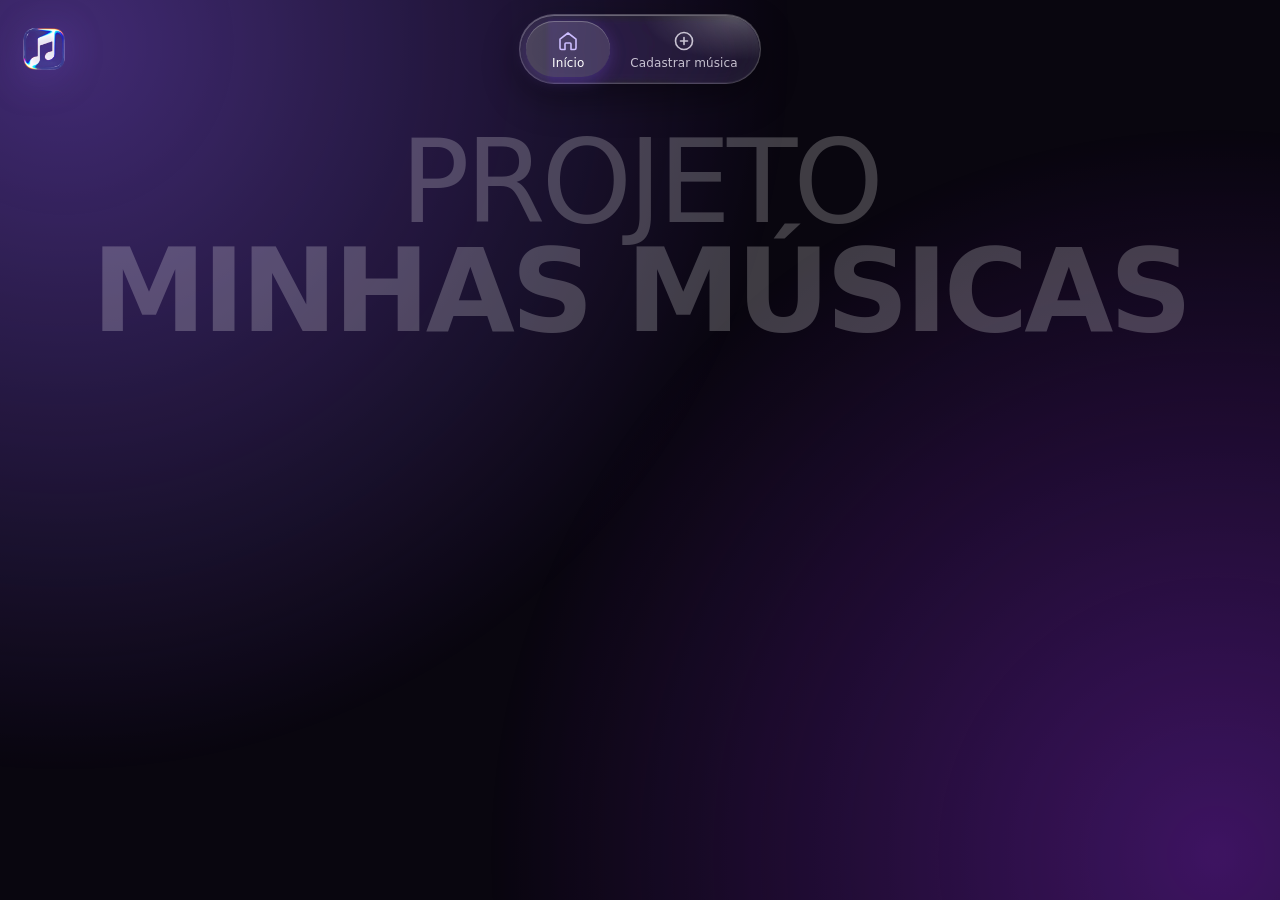
<file: index.html>
<!DOCTYPE html>
<html lang="pt-BR">
<head>
    <meta charset="UTF-8">
    <meta name="viewport" content="width=device-width, initial-scale=1, viewport-fit=cover">
    <meta name="theme-color" content="#09060f">
    <title>Minhas Músicas</title>
    <meta name="description" content="Minhas Músicas: lista de músicas com capa e trecho de 30 segundos, no visual Liquid Glass do iPhone.">
    <link rel="icon" href="itunes.jpeg" type="image/jpeg">
    <link rel="apple-touch-icon" href="icone-192.png">
    <link rel="manifest" href="manifest.json">
    <meta name="mobile-web-app-capable" content="yes">
    <meta name="apple-mobile-web-app-capable" content="yes">
    <meta name="apple-mobile-web-app-status-bar-style" content="black-translucent">
    <meta name="apple-mobile-web-app-title" content="Minhas Músicas">
    <link rel="stylesheet" href="index.css">
</head>
<body>
    <!-- Filtro da água do Liquid Glass (iOS 26): o CSS usa ele no vidro -->
    <svg class="filtros" aria-hidden="true" focusable="false">
        <filter id="agua" color-interpolation-filters="sRGB">
            <feTurbulence type="fractalNoise" baseFrequency="0.009 0.014" numOctaves="2" seed="11" result="ruido" />
            <feGaussianBlur in="ruido" stdDeviation="1.5" result="ondas" />
            <feDisplacementMap in="SourceGraphic" in2="ondas" scale="42" xChannelSelector="R" yChannelSelector="B" />
        </filter>

        <!-- Lente da abertura: a logo começa entortada e com as cores separadas, e vai ficando nítida -->
        <filter id="lente" x="-20%" y="-20%" width="140%" height="140%" color-interpolation-filters="sRGB">
            <feTurbulence type="fractalNoise" baseFrequency="0.018" numOctaves="2" seed="4" result="ruido" />
            <feDisplacementMap in="SourceGraphic" in2="ruido" scale="0" xChannelSelector="R" yChannelSelector="G" result="torto">
                <animate attributeName="scale" values="110;35;0" keyTimes="0;0.55;1" dur="1.2s" begin="0.6s" fill="freeze" />
            </feDisplacementMap>
            <feColorMatrix in="torto" type="matrix" values="1 0 0 0 0  0 0 0 0 0  0 0 0 0 0  0 0 0 1 0" result="vermelho" />
            <feOffset in="vermelho" dx="0" result="vermelhoDesloc">
                <animate attributeName="dx" values="-14;-5;0" keyTimes="0;0.6;1" dur="1.4s" begin="0.6s" fill="freeze" />
            </feOffset>
            <feColorMatrix in="torto" type="matrix" values="0 0 0 0 0  0 1 0 0 0  0 0 0 0 0  0 0 0 1 0" result="verde" />
            <feColorMatrix in="torto" type="matrix" values="0 0 0 0 0  0 0 0 0 0  0 0 1 0 0  0 0 0 1 0" result="azul" />
            <feOffset in="azul" dx="0" result="azulDesloc">
                <animate attributeName="dx" values="14;5;0" keyTimes="0;0.6;1" dur="1.4s" begin="0.6s" fill="freeze" />
            </feOffset>
            <feBlend in="vermelhoDesloc" in2="verde" mode="screen" result="vermelhoVerde" />
            <feBlend in="vermelhoVerde" in2="azulDesloc" mode="screen" />
        </filter>
    </svg>

    <!-- Abertura: a logo surge numa bolha de vidro e voa para o canto -->
    <div class="abertura" aria-hidden="true">
        <div class="abertura-bolha"></div>
        <div class="abertura-logo">
            <img src="logo.png" alt="" width="200" height="200">
        </div>
    </div>

    <!-- Fundo animado: 2 manchas roxas desfocadas se mexendo -->
    <div class="fundo" aria-hidden="true"></div>

    <header>
        <a class="logo" href="index.html" aria-label="Minhas Músicas: início"><img src="logo.png" alt="" width="64" height="64"></a>

        <nav class="barra" aria-label="Navegação">
            <a class="ativo" href="index.html" aria-current="page">
                <svg viewBox="0 0 24 24" aria-hidden="true"><path d="M4 10.2 12 4l8 6.2V19a1.5 1.5 0 0 1-1.5 1.5H15v-5.5a1 1 0 0 0-1-1h-4a1 1 0 0 0-1 1v5.5H5.5A1.5 1.5 0 0 1 4 19z" /></svg>
                <span>Início</span>
            </a>
            <a href="cadastrar.html">
                <svg viewBox="0 0 24 24" aria-hidden="true"><circle cx="12" cy="12" r="8.5" /><path d="M12 8.5v7M8.5 12h7" /></svg>
                <span>Cadastrar música</span>
            </a>
        </nav>

        <div class="marca">
            <div class="marca-texto">
                <p>Projeto</p>
                <h1>Minhas Músicas</h1>
            </div>
        </div>
    </header>

    <main>
        <section id="listaMusicas" aria-label="Lista de músicas"></section>
    </main>

    <script src="index.js"></script>
</body>
</html>
</file>
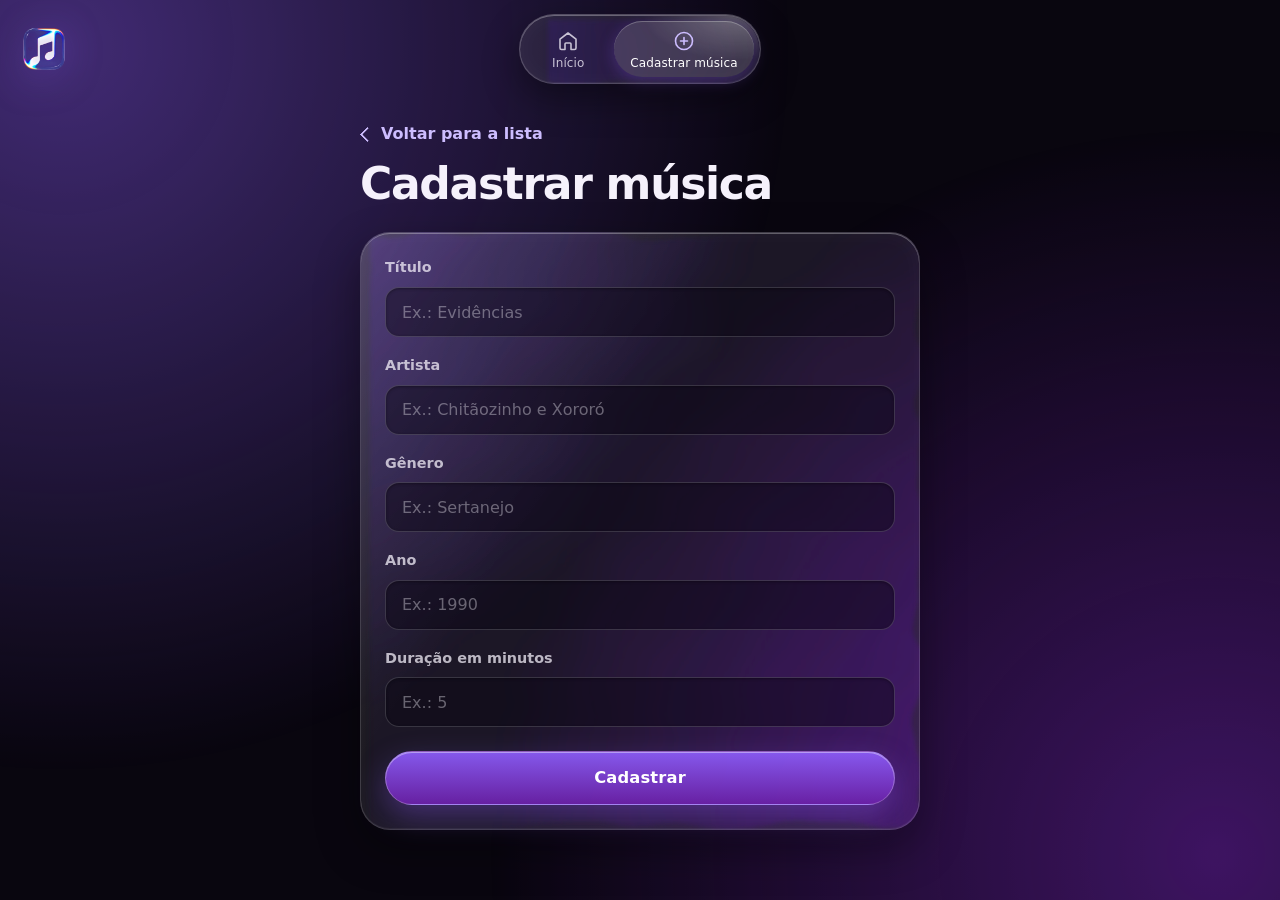
<file: cadastrar.html>
<!DOCTYPE html>
<html lang="pt-BR">
<head>
    <meta charset="UTF-8">
    <meta name="viewport" content="width=device-width, initial-scale=1, viewport-fit=cover">
    <meta name="theme-color" content="#09060f">
    <title>Cadastrar música · Minhas Músicas</title>
    <meta name="description" content="Cadastre uma música no Minhas Músicas.">
    <link rel="icon" href="itunes.jpeg" type="image/jpeg">
    <link rel="apple-touch-icon" href="icone-192.png">
    <link rel="manifest" href="manifest.json">
    <meta name="mobile-web-app-capable" content="yes">
    <meta name="apple-mobile-web-app-capable" content="yes">
    <meta name="apple-mobile-web-app-status-bar-style" content="black-translucent">
    <meta name="apple-mobile-web-app-title" content="Minhas Músicas">
    <link rel="stylesheet" href="cadastrar.css">
</head>
<body>
    <!-- Filtro da água do Liquid Glass (iOS 26): o CSS usa ele no vidro -->
    <svg class="filtros" aria-hidden="true" focusable="false">
        <filter id="agua" color-interpolation-filters="sRGB">
            <feTurbulence type="fractalNoise" baseFrequency="0.009 0.014" numOctaves="2" seed="11" result="ruido" />
            <feGaussianBlur in="ruido" stdDeviation="1.5" result="ondas" />
            <feDisplacementMap in="SourceGraphic" in2="ondas" scale="42" xChannelSelector="R" yChannelSelector="B" />
        </filter>
    </svg>

    <!-- Fundo animado: 2 manchas roxas desfocadas se mexendo -->
    <div class="fundo" aria-hidden="true"></div>

    <header>
        <a class="logo" href="index.html" aria-label="Minhas Músicas: início"><img src="logo.png" alt="" width="64" height="64"></a>

        <nav class="barra" aria-label="Navegação">
            <a href="index.html">
                <svg viewBox="0 0 24 24" aria-hidden="true"><path d="M4 10.2 12 4l8 6.2V19a1.5 1.5 0 0 1-1.5 1.5H15v-5.5a1 1 0 0 0-1-1h-4a1 1 0 0 0-1 1v5.5H5.5A1.5 1.5 0 0 1 4 19z" /></svg>
                <span>Início</span>
            </a>
            <a class="ativo" href="cadastrar.html" aria-current="page">
                <svg viewBox="0 0 24 24" aria-hidden="true"><circle cx="12" cy="12" r="8.5" /><path d="M12 8.5v7M8.5 12h7" /></svg>
                <span>Cadastrar música</span>
            </a>
        </nav>
    </header>

    <main>
        <a class="voltar" href="index.html">Voltar para a lista</a>
        <h1>Cadastrar música</h1>

        <section class="painel" aria-label="Dados da música">
            <div class="campo">
                <label for="titulo">Título</label>
                <input type="text" id="titulo" placeholder="Ex.: Evidências" autocomplete="off">
            </div>
            <div class="campo">
                <label for="artista">Artista</label>
                <input type="text" id="artista" placeholder="Ex.: Chitãozinho e Xororó" autocomplete="off">
            </div>
            <div class="campo">
                <label for="genero">Gênero</label>
                <input type="text" id="genero" placeholder="Ex.: Sertanejo" autocomplete="off">
            </div>
            <div class="campo">
                <label for="ano">Ano</label>
                <input type="number" id="ano" placeholder="Ex.: 1990">
            </div>
            <div class="campo">
                <label for="duracao">Duração em minutos</label>
                <input type="number" id="duracao" placeholder="Ex.: 5">
            </div>
            <button id="botaoCadastrar" type="button">Cadastrar</button>
        </section>
    </main>

    <script src="cadastrar.js"></script>
</body>
</html>
</file>
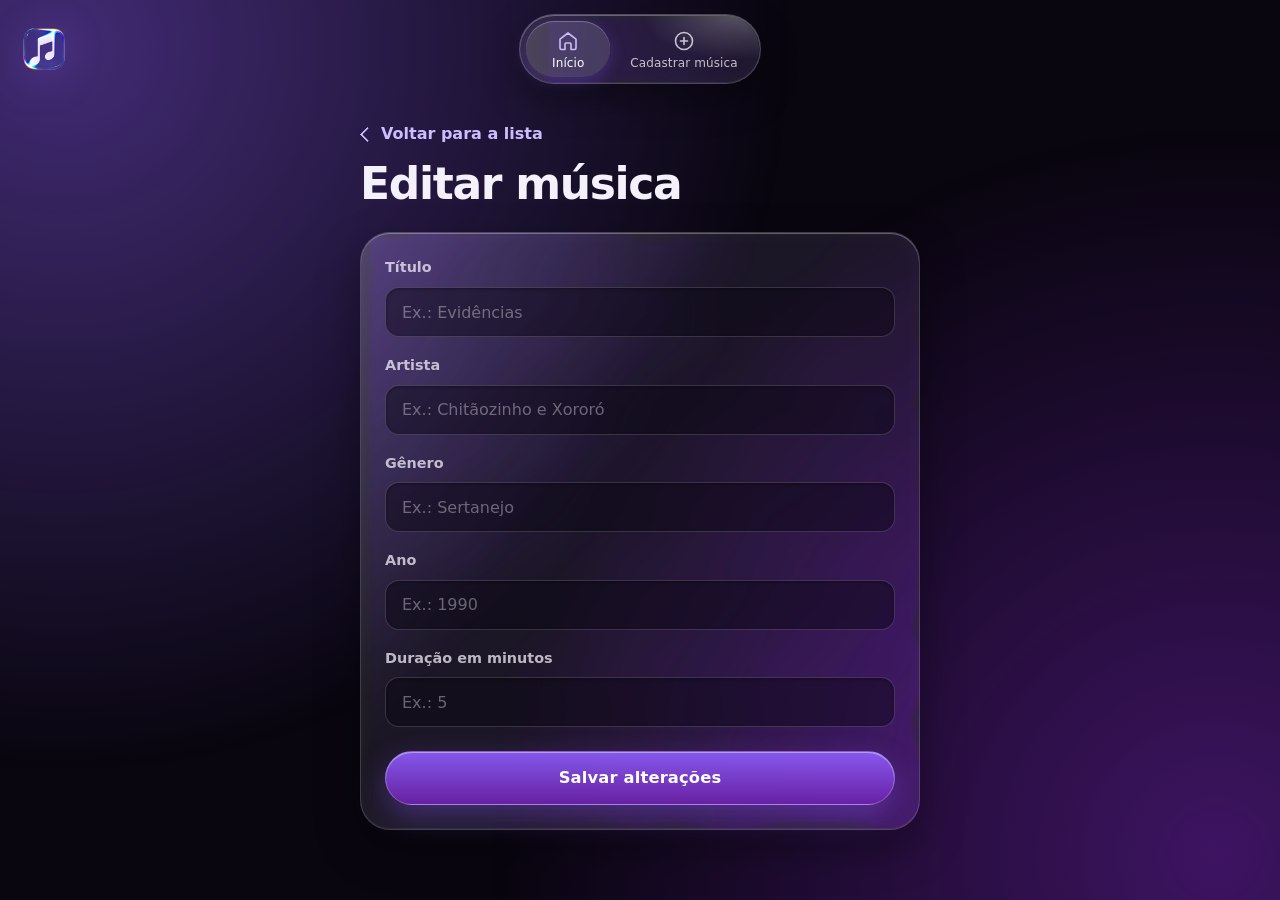
<file: editar.html>
<!DOCTYPE html>
<html lang="pt-BR">
<head>
    <meta charset="UTF-8">
    <meta name="viewport" content="width=device-width, initial-scale=1, viewport-fit=cover">
    <meta name="theme-color" content="#09060f">
    <title>Editar música · Minhas Músicas</title>
    <meta name="description" content="Edite uma música do Minhas Músicas.">
    <link rel="icon" href="itunes.jpeg" type="image/jpeg">
    <link rel="apple-touch-icon" href="icone-192.png">
    <link rel="manifest" href="manifest.json">
    <meta name="mobile-web-app-capable" content="yes">
    <meta name="apple-mobile-web-app-capable" content="yes">
    <meta name="apple-mobile-web-app-status-bar-style" content="black-translucent">
    <meta name="apple-mobile-web-app-title" content="Minhas Músicas">
    <link rel="stylesheet" href="editar.css">
</head>
<body>
    <!-- Filtro da água do Liquid Glass (iOS 26): o CSS usa ele no vidro -->
    <svg class="filtros" aria-hidden="true" focusable="false">
        <filter id="agua" color-interpolation-filters="sRGB">
            <feTurbulence type="fractalNoise" baseFrequency="0.009 0.014" numOctaves="2" seed="11" result="ruido" />
            <feGaussianBlur in="ruido" stdDeviation="1.5" result="ondas" />
            <feDisplacementMap in="SourceGraphic" in2="ondas" scale="42" xChannelSelector="R" yChannelSelector="B" />
        </filter>
    </svg>

    <!-- Fundo animado: 2 manchas roxas desfocadas se mexendo -->
    <div class="fundo" aria-hidden="true"></div>

    <header>
        <a class="logo" href="index.html" aria-label="Minhas Músicas: início"><img src="logo.png" alt="" width="64" height="64"></a>

        <nav class="barra" aria-label="Navegação">
            <a class="ativo" href="index.html">
                <svg viewBox="0 0 24 24" aria-hidden="true"><path d="M4 10.2 12 4l8 6.2V19a1.5 1.5 0 0 1-1.5 1.5H15v-5.5a1 1 0 0 0-1-1h-4a1 1 0 0 0-1 1v5.5H5.5A1.5 1.5 0 0 1 4 19z" /></svg>
                <span>Início</span>
            </a>
            <a href="cadastrar.html">
                <svg viewBox="0 0 24 24" aria-hidden="true"><circle cx="12" cy="12" r="8.5" /><path d="M12 8.5v7M8.5 12h7" /></svg>
                <span>Cadastrar música</span>
            </a>
        </nav>
    </header>

    <main>
        <a class="voltar" href="index.html">Voltar para a lista</a>
        <h1>Editar música</h1>

        <section class="painel" aria-label="Dados da música">
            <div class="campo">
                <label for="titulo">Título</label>
                <input type="text" id="titulo" placeholder="Ex.: Evidências" autocomplete="off">
            </div>
            <div class="campo">
                <label for="artista">Artista</label>
                <input type="text" id="artista" placeholder="Ex.: Chitãozinho e Xororó" autocomplete="off">
            </div>
            <div class="campo">
                <label for="genero">Gênero</label>
                <input type="text" id="genero" placeholder="Ex.: Sertanejo" autocomplete="off">
            </div>
            <div class="campo">
                <label for="ano">Ano</label>
                <input type="number" id="ano" placeholder="Ex.: 1990">
            </div>
            <div class="campo">
                <label for="duracao">Duração em minutos</label>
                <input type="number" id="duracao" placeholder="Ex.: 5">
            </div>
            <button id="botaoSalvar" type="button">Salvar alterações</button>
        </section>
    </main>

    <script src="editar.js"></script>
</body>
</html>
</file>
<file: index.css>
/* ==========================================================
   Minhas Músicas · index.css (página da lista)
   Visual: Liquid Glass do iOS 26 sobre fundo preto arroxeado.
   O efeito d'água usa o filtro SVG #agua, que está no HTML.
   ========================================================== */

/* ---------- Cores, fontes e medidas ---------- */
:root {
    color-scheme: dark;
    --fundo: #09060f;                       /* preto arroxeado */
    --texto: #f5f1fb;
    --texto-2: rgba(245, 241, 251, 0.74);   /* artista */
    --texto-3: rgba(245, 241, 251, 0.56);   /* detalhes */
    --lilas: #cdbdff;                       /* item ativo da barra */
    --roxo: 139, 92, 246;                   /* mancha 1 da animação aprovada */
    --roxo-escuro: 107, 33, 168;            /* mancha 2 da animação aprovada */
    --vermelho: 255, 107, 107;
    --vidro: rgba(255, 255, 255, 0.075);
    --vidro-borda: rgba(255, 255, 255, 0.16);
    --brilho: inset 0 1px 0 rgba(255, 255, 255, 0.3),
              inset 0 -1px 0 rgba(255, 255, 255, 0.06),
              inset 0 0 24px rgba(255, 255, 255, 0.035);
    --sombra: 0 18px 44px rgba(0, 0, 0, 0.38);
    --mola: cubic-bezier(0.2, 0.8, 0.2, 1);
    --fonte: -apple-system, BlinkMacSystemFont, "SF Pro Display", "SF Pro Text",
             "Segoe UI Variable Display", "Segoe UI", Roboto, system-ui, sans-serif;
    --topo: calc(env(safe-area-inset-top, 0px) + 14px);   /* espaço acima da barra (notch do iPhone) */
    --altura-barra: 66px;
    --atraso: 2.6s;   /* o título e os cards entram enquanto o site entra em foco */
}

* {
    box-sizing: border-box;
}

html {
    -webkit-text-size-adjust: 100%;
}

body {
    margin: 0;
    min-height: 100vh;
    min-height: 100dvh;
    padding-left: max(16px, env(safe-area-inset-left, 0px));
    padding-right: max(16px, env(safe-area-inset-right, 0px));
    padding-bottom: calc(env(safe-area-inset-bottom, 0px) + 56px);
    background: var(--fundo);
    color: var(--texto);
    font-family: var(--fonte);
    font-size: 16px;
    line-height: 1.5;
    -webkit-font-smoothing: antialiased;
    -webkit-tap-highlight-color: transparent;
}

::selection {
    background: rgba(var(--roxo), 0.45);
}

a:focus-visible,
button:focus-visible {
    outline: 2px solid var(--lilas);
    outline-offset: 3px;
}

/* O SVG com o filtro da água não ocupa espaço na página */
.filtros {
    position: absolute;
    width: 0;
    height: 0;
    overflow: hidden;
}

/* ---------- Fundo animado: 2 manchas roxas desfocadas se mexendo ----------
   É a animação do quadradinho da capa (aprovada), ampliada para a tela toda. */
.fundo {
    position: fixed;
    inset: 0;
    z-index: -1;
    overflow: hidden;
    pointer-events: none;
}

.fundo::before,
.fundo::after {
    content: "";
    position: absolute;
    width: 130vmax;
    height: 130vmax;
    border-radius: 50%;
    will-change: transform;
}

.fundo::before {
    left: calc(5% - 65vmax);
    top: calc(5% - 65vmax);
    background: radial-gradient(circle, rgba(var(--roxo), 0.8), transparent 62%);
    opacity: 0.55;
    animation: mancha-1 3.6s ease-in-out infinite alternate;
}

.fundo::after {
    left: calc(95% - 65vmax);
    top: calc(95% - 65vmax);
    background: radial-gradient(circle, rgba(var(--roxo-escuro), 0.9), transparent 62%);
    opacity: 0.6;
    animation: mancha-2 4.6s ease-in-out infinite alternate;
}

@keyframes mancha-1 {
    to { transform: translate(71.5vw, 65vh) scale(1.1); }
}

@keyframes mancha-2 {
    to { transform: translate(-65vw, -71.5vh) scale(0.9); }
}

/* Celular em pé: as manchas seguem a largura da tela (com vmax ficavam enormes, com cara de zoom) */
@media (max-width: 480px) and (orientation: portrait) {
    .fundo::before,
    .fundo::after {
        width: 140vw;
        height: 140vw;
    }

    .fundo::before {
        left: calc(5% - 70vw);
        top: calc(5% - 70vw);
    }

    .fundo::after {
        left: calc(95% - 70vw);
        top: calc(95% - 70vw);
    }
}

/* ---------- Abertura (só na página inicial) ----------
   Tela preta; uma bolha de vidro cresce com borda de arco-íris; a logo aparece por dentro
   dela, entortada e com as cores separadas (filtro #lente do HTML), fica nítida e some num
   fade out com desfoque, enquanto o site aparece saindo do desfoque para o foco. */
.abertura {
    position: fixed;
    inset: 0;
    z-index: 100;
    overflow: hidden;
    background: #000;
    -webkit-backdrop-filter: blur(24px);   /* o site por trás aparece desfocado e entra em foco */
    backdrop-filter: blur(24px);
    animation: abertura-some 0.9s ease 2.5s forwards;
}

.abertura-bolha,
.abertura-logo {
    position: absolute;
    left: 50%;
    top: 50%;
    translate: -50% -50%;
}

/* Bolha de vidro com borda de arco-íris */
.abertura-bolha {
    width: min(72vmin, 320px);
    aspect-ratio: 1;
    border-radius: 50%;
    background: radial-gradient(circle, rgba(255, 255, 255, 0) 58%, rgba(255, 255, 255, 0.09) 68%, rgba(255, 255, 255, 0) 71%);
    box-shadow: inset 0 0 36px rgba(255, 255, 255, 0.16), inset 0 0 3px rgba(255, 255, 255, 0.55), 0 0 70px rgba(124, 140, 255, 0.28);
    opacity: 0;
    scale: 0.12;
    animation: bolha 2s var(--mola) 0.3s forwards;
}

.abertura-bolha::before {
    content: "";
    position: absolute;
    inset: 0;
    border-radius: 50%;
    background: conic-gradient(from 0deg, #ff5f7e, #ffd166, #3ddc97, #4cc9f0, #8b5cf6, #ff5f7e);
    -webkit-mask: radial-gradient(farthest-side, transparent calc(100% - 5px), #000 calc(100% - 3px));
    mask: radial-gradient(farthest-side, transparent calc(100% - 5px), #000 calc(100% - 3px));
    filter: blur(1.5px);
    opacity: 0.85;
    animation: girar 2.3s linear 0.3s;
}

/* A logo da nota musical */
.abertura-logo {
    width: 200px;
    height: 200px;
    border-radius: 22%;
    overflow: hidden;
    opacity: 0;
    scale: 0.6;
    animation:
        logo-surge 1.2s var(--mola) 0.6s forwards,
        logo-sai 0.7s ease-in 2.4s forwards;
}

.abertura-logo img {
    display: block;
    width: 100%;
    height: 100%;
    filter: url(#lente);
}

/* Reflexo de luz passando pela logo */
.abertura-logo::after {
    content: "";
    position: absolute;
    inset: 0;
    background: linear-gradient(105deg, transparent 35%, rgba(255, 255, 255, 0.32) 50%, transparent 65%);
    translate: -110% 0;
    animation: reflexo 0.8s ease-in-out 1.75s forwards;
}

/* A logo fixa do canto entra em foco junto com o site */
.logo {
    animation: foco 0.7s ease 2.7s backwards;
}

@keyframes bolha {
    0%   { opacity: 0; scale: 0.12; }
    20%  { opacity: 1; }
    55%  { opacity: 1; scale: 1; }
    100% { opacity: 0; scale: 1.45; }
}

@keyframes girar {
    to { rotate: 360deg; }
}

@keyframes logo-surge {
    0%   { opacity: 0; scale: 0.6; }
    35%  { opacity: 1; }
    70%  { scale: 1.06; }
    100% { opacity: 1; scale: 1; }
}

/* Fade out com desfoque */
@keyframes logo-sai {
    from { opacity: 1; scale: 1; filter: blur(0); }
    to   { opacity: 0; scale: 1.18; filter: blur(16px); }
}

/* Do desfoque para o foco */
@keyframes foco {
    from { opacity: 0; filter: blur(12px); }
}

@keyframes reflexo {
    to { translate: 110% 0; }
}

@keyframes abertura-some {
    to {
        background-color: transparent;
        -webkit-backdrop-filter: blur(0);
        backdrop-filter: blur(0);
        visibility: hidden;
    }
}

/* Já abriu o site nesta visita (o index.js põe a classe "ja-abriu"): sem abertura e sem espera */
.ja-abriu {
    --atraso: 0s;
}

.ja-abriu .abertura {
    display: none;
}

.ja-abriu .logo {
    animation: none;
}

/* ---------- Barra do topo em vidro (o "margin top" do iPhone) ---------- */
.barra {
    position: fixed;
    z-index: 10;
    top: var(--topo);
    left: 0;
    right: 0;
    width: max-content;
    max-width: calc(100% - 32px);
    margin-inline: auto;
    display: flex;
    gap: 4px;
    padding: 6px;
    border-radius: 999px;
    background: rgba(255, 255, 255, 0.07);
    border: 1px solid rgba(255, 255, 255, 0.2);
    box-shadow: var(--brilho), 0 14px 36px rgba(0, 0, 0, 0.4);
    -webkit-backdrop-filter: blur(16px) saturate(180%);
    backdrop-filter: blur(16px) saturate(180%);
    view-transition-name: barra;   /* fica parada ao trocar de página */
}

/* Reflexo de luz na borda da barra, vindo do canto de cima, como na referência do iOS */
.barra::after {
    content: "";
    position: absolute;
    inset: 1px;
    border-radius: inherit;
    background: radial-gradient(55% 95% at 90% 0%, rgba(255, 255, 255, 0.24), transparent 70%);
    pointer-events: none;
}

.barra a {
    position: relative;
    z-index: 1;
    display: flex;
    flex-direction: column;
    align-items: center;
    gap: 3px;
    min-width: 84px;
    padding: 8px 16px 7px;
    border-radius: 999px;
    color: rgba(245, 241, 251, 0.78);
    font-size: 12px;
    font-weight: 500;
    letter-spacing: 0.01em;
    line-height: 1.2;
    text-decoration: none;
    white-space: nowrap;
    transition: background-color 0.25s, color 0.25s, transform 0.25s var(--mola);
}

.barra svg {
    width: 24px;
    height: 24px;
    fill: none;
    stroke: currentColor;
    stroke-width: 1.6;
    stroke-linecap: round;
    stroke-linejoin: round;
}

.barra a.ativo {
    color: #fff;
    background: rgba(255, 255, 255, 0.14);
    box-shadow: inset 0 1px 0 rgba(255, 255, 255, 0.25), 0 4px 16px rgba(var(--roxo), 0.28);
}

.barra a.ativo svg {
    stroke: var(--lilas);
}

/* ---------- Logo fixa no canto superior esquerdo (em todas as páginas) ---------- */
.logo {
    position: fixed;
    z-index: 11;
    top: calc(var(--topo) + 3px);
    left: max(12px, env(safe-area-inset-left, 0px));
    width: 64px;
    height: 64px;
    filter: drop-shadow(0 8px 18px rgba(var(--roxo), 0.5));   /* brilho no formato da logo (o PNG não tem fundo) */
    transition: transform 0.25s var(--mola), filter 0.25s;
    view-transition-name: logo;   /* fica parada ao trocar de página */
}

.logo img {
    display: block;
    width: 100%;
    height: 100%;
    border-radius: inherit;
}

@media (hover: hover) {
    .logo:hover {
        transform: scale(1.05);
        filter: drop-shadow(0 10px 24px rgba(var(--roxo), 0.75));
    }
}

.logo:active {
    transform: scale(0.94);
}

/* Troca de página suave: só o conteúdo muda; a logo e a barra continuam no lugar */
@view-transition {
    navigation: auto;
}

/* ---------- Topo da página inicial: "PROJETO MINHAS MÚSICAS" ---------- */
.marca {
    display: grid;
    justify-items: center;
    gap: 22px;
    padding-top: calc(var(--topo) + var(--altura-barra) + 48px);
    text-align: center;
    animation: surgir 1s var(--mola) calc(var(--atraso) + 0.1s) backwards;
}

.marca p,
.marca h1 {
    margin: 0;
    font-size: clamp(2.3rem, 9vw, 7.25rem);
    line-height: 0.95;
    letter-spacing: -0.035em;
    text-transform: uppercase;
    text-wrap: balance;
    color: rgba(255, 255, 255, 0.22);   /* branco com transparência */
}

.marca p {
    font-weight: 300;
}

.marca h1 {
    font-weight: 800;
}

/* ---------- Lista de músicas (um card embaixo do outro) ---------- */
main {
    max-width: 720px;
    margin: 48px auto 0;
}

#listaMusicas {
    display: grid;
    gap: 14px;
}

/* Card de vidro com efeito d'água */
.musica {
    --capa: 76px;
    position: relative;
    display: grid;
    grid-template-columns: var(--capa) minmax(0, 1fr) auto;
    grid-template-areas:
        "capa  titulo   tocar"
        "capa  artista  tocar"
        "capa  detalhes tocar"
        "acoes acoes    acoes";
    column-gap: 16px;
    padding: 16px;
    border-radius: 28px;
    background: var(--vidro);
    border: 1px solid var(--vidro-borda);
    box-shadow: var(--brilho), var(--sombra);
    -webkit-backdrop-filter: blur(16px) saturate(170%);
    backdrop-filter: blur(16px) saturate(170%);
    transition: transform 0.35s var(--mola), background-color 0.35s, border-color 0.35s, box-shadow 0.35s;
    animation: surgir 0.7s var(--mola) calc(var(--atraso) + 0.25s) backwards;
}

/* Brilho de luz no vidro */
.musica::before {
    content: "";
    position: absolute;
    inset: 0;
    border-radius: inherit;
    background: linear-gradient(125deg, rgba(255, 255, 255, 0.13), rgba(255, 255, 255, 0) 38%);
    pointer-events: none;
}

.musica > * {
    position: relative;
}

/* Cada card aparece um pouco depois do anterior */
.musica:nth-child(2) { animation-delay: calc(var(--atraso) + 0.32s); }
.musica:nth-child(3) { animation-delay: calc(var(--atraso) + 0.39s); }
.musica:nth-child(4) { animation-delay: calc(var(--atraso) + 0.46s); }
.musica:nth-child(5) { animation-delay: calc(var(--atraso) + 0.53s); }
.musica:nth-child(6) { animation-delay: calc(var(--atraso) + 0.6s); }
.musica:nth-child(7) { animation-delay: calc(var(--atraso) + 0.67s); }
.musica:nth-child(8) { animation-delay: calc(var(--atraso) + 0.74s); }
.musica:nth-child(9) { animation-delay: calc(var(--atraso) + 0.81s); }
.musica:nth-child(n+10) { animation-delay: calc(var(--atraso) + 0.88s); }

.musica h2 {
    grid-area: titulo;
    align-self: end;
    margin: 0;
    font-size: 1.12rem;
    font-weight: 700;
    line-height: 1.25;
    letter-spacing: -0.01em;
    overflow-wrap: anywhere;
}

.artista {
    grid-area: artista;
    margin: 2px 0 0;
    color: var(--texto-2);
    font-size: 0.95rem;
}

.detalhes {
    grid-area: detalhes;
    align-self: start;
    margin: 4px 0 0;
    color: var(--texto-3);
    font-size: 0.84rem;
    font-variant-numeric: tabular-nums;
}

/* Capa da música: enquanto a foto não chega, mostra a animação aprovada */
.capa {
    grid-area: capa;
    align-self: center;
    position: relative;
    width: var(--capa);
    height: var(--capa);
    border-radius: 18px;
    overflow: hidden;
    isolation: isolate;
    background: #130b1f;
    box-shadow: 0 8px 22px rgba(0, 0, 0, 0.4);
}

.capa::before,
.capa::after {
    content: "";
    position: absolute;
    z-index: -1;
    width: 130%;
    height: 130%;
    border-radius: 50%;
    will-change: transform;
}

.capa::before {
    top: -60%;
    left: -60%;
    background: radial-gradient(circle, rgba(var(--roxo), 0.8), transparent 62%);
    animation: capa-1 3.6s ease-in-out infinite alternate;
}

.capa::after {
    bottom: -60%;
    right: -60%;
    background: radial-gradient(circle, rgba(var(--roxo-escuro), 0.9), transparent 62%);
    animation: capa-2 4.6s ease-in-out infinite alternate;
}

@keyframes capa-1 {
    to { transform: translate(55%, 50%) scale(1.1); }
}

@keyframes capa-2 {
    to { transform: translate(-50%, -55%) scale(0.9); }
}

/* A foto da capa (entra na etapa 6) cobre a animação */
.capa img {
    position: absolute;
    inset: 0;
    width: 100%;
    height: 100%;
    object-fit: cover;
    animation: aparecer 0.5s ease backwards;
}

/* Botão redondo de tocar o trecho de 30 segundos */
.tocar {
    grid-area: tocar;
    align-self: center;
    display: grid;
    place-items: center;
    width: 48px;
    height: 48px;
    padding: 0;
    border-radius: 50%;
    border: 1px solid rgba(255, 255, 255, 0.22);
    background: rgba(255, 255, 255, 0.1);
    color: #fff;
    box-shadow: inset 0 1px 0 rgba(255, 255, 255, 0.3), 0 6px 18px rgba(0, 0, 0, 0.3);
    cursor: pointer;
    transition: transform 0.25s var(--mola), background-color 0.25s, box-shadow 0.25s;
}

.tocar svg {
    width: 18px;
    height: 18px;
    fill: currentColor;
}

.tocar:disabled {
    opacity: 0.35;
    cursor: not-allowed;
}

/* Música tocando: botão roxo pulsando, com o ícone de pausar */
.tocar.tocando {
    background: rgba(var(--roxo), 0.55);
    animation: pulsar 1.6s ease-in-out infinite;
}

@keyframes pulsar {
    0%, 100% { box-shadow: inset 0 1px 0 rgba(255, 255, 255, 0.35), 0 0 0 0 rgba(var(--roxo), 0.45), 0 0 22px rgba(var(--roxo), 0.5); }
    50%      { box-shadow: inset 0 1px 0 rgba(255, 255, 255, 0.35), 0 0 0 8px rgba(var(--roxo), 0), 0 0 34px rgba(var(--roxo), 0.75); }
}

/* Música tocando: a linha entre as informações e os botões vira ondas sonoras.
   Barrinhas lilás recortadas por um desenho de onda (máscara SVG) que anda para o lado. */
.acoes::before {
    content: "";
    position: absolute;
    left: 0;
    right: 0;
    top: -11px;
    height: 22px;
    background: repeating-linear-gradient(90deg, rgba(205, 189, 255, 0.95) 0 3px, transparent 3px 6px);
    -webkit-mask: url("data:image/svg+xml;utf8,<svg xmlns='http://www.w3.org/2000/svg' viewBox='0 0 120 22'><path fill='white' d='M0 9 L10 4 L20 8 L30 1 L40 7 L50 3 L60 9 L70 5 L80 2 L90 8 L100 4 L110 7 L120 9 L120 13 L110 15 L100 18 L90 14 L80 20 L70 17 L60 13 L50 19 L40 15 L30 21 L20 14 L10 18 L0 13 Z'/></svg>") repeat-x 0 50% / 120px 22px;
    mask: url("data:image/svg+xml;utf8,<svg xmlns='http://www.w3.org/2000/svg' viewBox='0 0 120 22'><path fill='white' d='M0 9 L10 4 L20 8 L30 1 L40 7 L50 3 L60 9 L70 5 L80 2 L90 8 L100 4 L110 7 L120 9 L120 13 L110 15 L100 18 L90 14 L80 20 L70 17 L60 13 L50 19 L40 15 L30 21 L20 14 L10 18 L0 13 Z'/></svg>") repeat-x 0 50% / 120px 22px;
    opacity: 0;
    transition: opacity 0.3s;
    pointer-events: none;
}

.musica.tocando .acoes {
    border-top-color: transparent;
}

.musica.tocando .acoes::before {
    opacity: 1;
    animation: ondas 1.1s linear infinite;
}

@keyframes ondas {
    to {
        -webkit-mask-position: -120px 50%;
        mask-position: -120px 50%;
    }
}

/* Música não achada no iTunes: fica sem foto e a animação de carregando para */
.capa.sem-capa::before,
.capa.sem-capa::after {
    animation: none;
    opacity: 0.35;
}

/* Editar (pílula roxa) e Apagar (pílula vermelha) */
.acoes {
    grid-area: acoes;
    display: flex;
    flex-wrap: wrap;
    gap: 10px;
    margin-top: 14px;
    padding-top: 14px;
    border-top: 1px solid rgba(255, 255, 255, 0.08);
}

.editar,
.apagar {
    display: inline-flex;
    align-items: center;
    justify-content: center;
    min-height: 40px;
    padding: 0 20px;
    border-radius: 999px;
    font: inherit;
    font-size: 0.9rem;
    font-weight: 600;
    text-decoration: none;
    cursor: pointer;
    box-shadow: inset 0 1px 0 rgba(255, 255, 255, 0.18);
    transition: transform 0.25s var(--mola), background-color 0.25s, box-shadow 0.25s;
}

.editar {
    color: #e6dcff;
    background: rgba(var(--roxo), 0.14);
    border: 1px solid rgba(var(--roxo), 0.7);
}

.apagar {
    color: #ffc4c4;
    background: rgba(var(--vermelho), 0.1);
    border: 1px solid rgba(var(--vermelho), 0.6);
}

/* Alça de arrastar (6 pontinhos), no fim da linha do Editar/Apagar */
.arrastar {
    display: grid;
    place-items: center;
    width: 40px;
    height: 40px;
    margin-left: auto;
    padding: 0;
    border-radius: 50%;
    border: 1px solid rgba(255, 255, 255, 0.14);
    background: rgba(255, 255, 255, 0.05);
    color: rgba(255, 255, 255, 0.55);
    cursor: grab;
    touch-action: none;          /* no celular, arrastar a alça não rola a página */
    -webkit-user-select: none;
    user-select: none;
    transition: color 0.25s, background-color 0.25s, border-color 0.25s;
}

.arrastar svg {
    width: 18px;
    height: 18px;
    fill: currentColor;
}

.arrastar:focus-visible {
    outline: 2px solid rgba(var(--roxo), 0.9);
    outline-offset: 2px;
    color: #fff;
}

/* Enquanto arrasta: nada de selecionar texto, e o card solto fica por cima, maior e brilhando */
.ordenando {
    -webkit-user-select: none;
    user-select: none;
    cursor: grabbing;
}

.ordenando .arrastar {
    cursor: grabbing;
}

.musica.arrastando {
    z-index: 5;
    background: rgba(38, 22, 62, 0.9);   /* vidro mais fechado: o card de baixo não aparece através dele */
    border-color: rgba(var(--roxo), 0.6);
    box-shadow: var(--brilho), 0 30px 70px rgba(0, 0, 0, 0.55), 0 0 0 1px rgba(var(--roxo), 0.35), 0 0 40px rgba(var(--roxo), 0.3);
}

/* Card que já mudou de lugar: a capa não refaz a animação de aparecer */
.musica.movido .capa img {
    animation: none;
}

.musica.arrastando .arrastar {
    color: #fff;
    background: rgba(var(--roxo), 0.45);
    border-color: rgba(var(--roxo), 0.8);
}

/* ---------- Animações ao passar o mouse e ao clicar ---------- */
@media (hover: hover) {
    .barra a:hover {
        color: #fff;
        background: rgba(255, 255, 255, 0.09);
    }

    .barra a.ativo:hover {
        background: rgba(255, 255, 255, 0.16);
    }

    .musica:hover {
        transform: translateY(-3px);
        background: rgba(255, 255, 255, 0.1);
        border-color: rgba(255, 255, 255, 0.26);
        box-shadow: var(--brilho), 0 26px 56px rgba(0, 0, 0, 0.45), 0 0 0 1px rgba(var(--roxo), 0.18);
    }

    .arrastar:hover {
        color: #fff;
        background: rgba(var(--roxo), 0.25);
        border-color: rgba(var(--roxo), 0.6);
    }

    /* Enquanto arrasta, os outros cards não sobem com o mouse */
    .ordenando .musica:not(.arrastando):hover {
        transform: none;
    }

    .tocar:not(:disabled):hover {
        transform: scale(1.07);
        background: rgba(var(--roxo), 0.45);
        box-shadow: inset 0 1px 0 rgba(255, 255, 255, 0.35), 0 0 26px rgba(var(--roxo), 0.55);
    }

    .editar:hover {
        transform: translateY(-1px);
        background: rgba(var(--roxo), 0.28);
        box-shadow: inset 0 1px 0 rgba(255, 255, 255, 0.22), 0 6px 20px rgba(var(--roxo), 0.35);
    }

    .apagar:hover {
        transform: translateY(-1px);
        background: rgba(var(--vermelho), 0.2);
        box-shadow: inset 0 1px 0 rgba(255, 255, 255, 0.18), 0 6px 20px rgba(var(--vermelho), 0.25);
    }
}

.barra a:active {
    transform: scale(0.94);
}

.tocar:not(:disabled):active {
    transform: scale(0.92);
}

.editar:active,
.apagar:active {
    transform: scale(0.96);
}

@keyframes surgir {
    from { opacity: 0; transform: translateY(20px) scale(0.98); }
}

@keyframes aparecer {
    from { opacity: 0; }
}

/* ---------- Tocador "Tocando agora" (como a referência 2) ---------- */
.tocador {
    position: fixed;
    inset: 0;
    z-index: 150;
    display: grid;
    place-items: center;
    padding: calc(env(safe-area-inset-top, 0px) + 16px) max(16px, env(safe-area-inset-right, 0px)) calc(env(safe-area-inset-bottom, 0px) + 16px) max(16px, env(safe-area-inset-left, 0px));
    background: rgba(5, 3, 10, 0.55);
    animation: caixa-fade 0.25s ease;
}

.tocador[hidden] {
    display: none;
}

.tocador-card {
    position: relative;
    width: min(100%, 380px);
    max-height: 100%;
    overflow-y: auto;
    display: grid;
    gap: 16px;
    padding: 18px 22px 26px;
    border-radius: 36px;
    background: rgba(24, 14, 40, 0.45);
    border: 1px solid rgba(255, 255, 255, 0.22);
    box-shadow: var(--brilho), 0 30px 80px rgba(0, 0, 0, 0.55);
    -webkit-backdrop-filter: blur(28px) saturate(180%);
    backdrop-filter: blur(28px) saturate(180%);
    animation: tocador-sobe 0.45s var(--mola);
}

.tocador.saindo .tocador-card {
    animation: tocador-desce 0.25s ease-in forwards;
}

.tocador.saindo {
    opacity: 0;
    transition: opacity 0.25s;
}

/* Reflexo de luz na borda, igual ao da barra do topo */
.tocador-card::after {
    content: "";
    position: absolute;
    inset: 1px;
    border-radius: inherit;
    background: radial-gradient(55% 40% at 90% 0%, rgba(255, 255, 255, 0.18), transparent 70%);
    pointer-events: none;
}

.tocador-card > * {
    position: relative;
    z-index: 1;
}

.tocador-topo {
    display: grid;
    grid-template-columns: 44px 1fr 44px;
    align-items: center;
    color: var(--texto-2);
    font-size: 0.95rem;
    font-weight: 600;
    text-align: center;
}

.tocador-topo button,
.tocador-controles button,
.mini button {
    display: grid;
    place-items: center;
    padding: 0;
    border: 0;
    background: none;
    color: #fff;
    font: inherit;
    cursor: pointer;
    transition: transform 0.2s var(--mola), background-color 0.2s, opacity 0.2s;
}

.tocador-topo button {
    width: 44px;
    height: 44px;
    border-radius: 50%;
}

.tocador-topo svg {
    width: 26px;
    height: 26px;
}

/* Capa grande */
.tocador-capa {
    position: relative;
    aspect-ratio: 1;
    max-width: 100%;
    border-radius: 26px;
    overflow: hidden;
    background: #130b1f;
    border: 1px solid rgba(255, 255, 255, 0.16);
    box-shadow: 0 22px 50px rgba(0, 0, 0, 0.5);
    transition: transform 0.4s var(--mola);
}

.tocador-capa img {
    width: 100%;
    height: 100%;
    object-fit: cover;
    display: block;
    animation: aparecer 0.4s ease backwards;
}

/* Pausado: a capa encolhe um pouco, como no app de música do iPhone */
.tocador.pausado .tocador-capa {
    transform: scale(0.92);
}

.tocador-texto {
    text-align: center;
}

.tocador-titulo {
    margin: 0;
    font-size: 1.35rem;
    font-weight: 800;
    letter-spacing: -0.02em;
    line-height: 1.2;
    text-wrap: balance;
}

.tocador-artista {
    margin: 4px 0 0;
    color: var(--texto-2);
}

/* Barra de progresso que dá para arrastar */
.tocador-barra {
    --progresso: 0%;
    width: 100%;
    height: 22px;
    margin: 0;
    background: none;
    appearance: none;
    -webkit-appearance: none;
    cursor: pointer;
}

.tocador-barra::-webkit-slider-runnable-track {
    height: 6px;
    border-radius: 999px;
    background: linear-gradient(90deg, #fff var(--progresso), rgba(255, 255, 255, 0.22) var(--progresso));
}

.tocador-barra::-moz-range-track {
    height: 6px;
    border-radius: 999px;
    background: linear-gradient(90deg, #fff var(--progresso), rgba(255, 255, 255, 0.22) var(--progresso));
}

.tocador-barra::-webkit-slider-thumb {
    width: 16px;
    height: 16px;
    margin-top: -5px;
    border-radius: 50%;
    background: #fff;
    box-shadow: 0 2px 8px rgba(0, 0, 0, 0.4);
    appearance: none;
    -webkit-appearance: none;
}

.tocador-barra::-moz-range-thumb {
    width: 16px;
    height: 16px;
    border: 0;
    border-radius: 50%;
    background: #fff;
    box-shadow: 0 2px 8px rgba(0, 0, 0, 0.4);
}

.tocador-tempos {
    display: flex;
    justify-content: space-between;
    margin-top: -12px;
    color: var(--texto-3);
    font-size: 0.8rem;
    font-variant-numeric: tabular-nums;
}

/* ⏮ ⏯ ⏭ com o botão do meio redondo de vidro */
.tocador-controles {
    display: flex;
    align-items: center;
    justify-content: center;
    gap: 28px;
}

.tocador-anterior,
.tocador-proxima {
    width: 56px;
    height: 56px;
    border-radius: 50%;
}

.tocador-anterior svg,
.tocador-proxima svg {
    width: 30px;
    height: 30px;
    fill: currentColor;
}

.tocador-controles .tocador-play {
    width: 78px;
    height: 78px;
    border-radius: 50%;
    border: 1px solid rgba(255, 255, 255, 0.28);
    background: rgba(255, 255, 255, 0.12);
    box-shadow: inset 0 1px 0 rgba(255, 255, 255, 0.35), inset 0 -10px 20px rgba(0, 0, 0, 0.15), 0 12px 30px rgba(0, 0, 0, 0.35);
}

.tocador-play svg {
    width: 34px;
    height: 34px;
    fill: currentColor;
}

/* ---------- Mini tocador no rodapé (como a referência 1) ---------- */
.mini {
    position: fixed;
    z-index: 120;
    left: 0;
    right: 0;
    bottom: calc(env(safe-area-inset-bottom, 0px) + 14px);
    width: min(calc(100% - 32px), 560px);
    margin-inline: auto;
    display: flex;
    align-items: center;
    gap: 4px;
    padding: 8px 10px 12px 8px;
    border-radius: 26px;
    /* mesmo vidro da barra do topo */
    background: rgba(255, 255, 255, 0.07);
    border: 1px solid rgba(255, 255, 255, 0.2);
    box-shadow: var(--brilho), 0 14px 36px rgba(0, 0, 0, 0.4);
    -webkit-backdrop-filter: blur(16px) saturate(180%);
    backdrop-filter: blur(16px) saturate(180%);
    text-shadow: 0 1px 6px rgba(0, 0, 0, 0.45);   /* ajuda a ler sobre o vidro claro */
    animation: mini-sobe 0.4s var(--mola);
}

/* Reflexo de luz na borda, igual ao da barra do topo */
.mini::after {
    content: "";
    position: absolute;
    inset: 1px;
    border-radius: inherit;
    background: radial-gradient(55% 95% at 90% 0%, rgba(255, 255, 255, 0.24), transparent 70%);
    pointer-events: none;
}

.mini[hidden] {
    display: none;
}

.mini .mini-abrir {
    flex: 1;
    min-width: 0;
    display: flex;
    align-items: center;
    gap: 12px;
    padding: 2px;
    border-radius: 18px;
    text-align: left;
}

.mini-capa {
    flex: none;
    width: 48px;
    height: 48px;
    border-radius: 12px;
    overflow: hidden;
    background: #130b1f;
    box-shadow: 0 6px 16px rgba(0, 0, 0, 0.4);
}

.mini-capa img {
    width: 100%;
    height: 100%;
    object-fit: cover;
    display: block;
}

.mini-texto {
    display: grid;
    min-width: 0;
}

.mini-titulo,
.mini-artista {
    overflow: hidden;
    white-space: nowrap;
    text-overflow: ellipsis;
}

.mini-titulo {
    font-size: 0.95rem;
}

.mini-artista {
    color: var(--texto-2);
    font-size: 0.82rem;
}

.mini-play,
.mini-proxima,
.mini-fechar {
    flex: none;
    width: 44px;
    height: 44px;
    border-radius: 50%;
}

.mini svg {
    width: 24px;
    height: 24px;
    fill: currentColor;
}

.mini-fechar {
    opacity: 0.6;
}

/* Barra fina de progresso embaixo */
.mini-barra {
    position: absolute;
    left: 20px;
    right: 20px;
    bottom: 6px;
    height: 3px;
    border-radius: 999px;
    background: rgba(255, 255, 255, 0.18);
    overflow: hidden;
}

.mini-barra i {
    display: block;
    width: 0;
    height: 100%;
    background: #fff;
}

/* Com o mini tocador aberto, sobra espaço embaixo para o último card */
body.com-mini {
    padding-bottom: calc(env(safe-area-inset-bottom, 0px) + 110px);
}

@media (hover: hover) {
    .tocador-topo button:hover,
    .tocador-anterior:hover,
    .tocador-proxima:hover,
    .mini-play:hover,
    .mini-proxima:hover,
    .mini-fechar:hover,
    .mini .mini-abrir:hover {
        background: rgba(255, 255, 255, 0.1);
    }

    .tocador-controles .tocador-play:hover {
        background: rgba(var(--roxo), 0.45);
    }
}

.tocador-topo button:active,
.tocador-controles button:active,
.mini button:active {
    transform: scale(0.9);
}

@keyframes tocador-sobe {
    from { opacity: 0; transform: translateY(40px) scale(0.94); }
}

@keyframes tocador-desce {
    to { opacity: 0; transform: translateY(40px) scale(0.94); }
}

@keyframes mini-sobe {
    from { opacity: 0; transform: translateY(30px); }
}

/* ---------- Caixas de aviso em Liquid Glass (no lugar do alert e do confirm) ---------- */
.caixa-fundo {
    position: fixed;
    inset: 0;
    z-index: 200;
    display: grid;
    place-items: center;
    padding: 24px max(16px, env(safe-area-inset-right, 0px)) 24px max(16px, env(safe-area-inset-left, 0px));
    background: rgba(5, 3, 10, 0.5);
    animation: caixa-fade 0.2s ease;
    transition: opacity 0.2s;
}

.caixa-fundo.saindo {
    opacity: 0;
}

.caixa {
    position: relative;
    width: min(100%, 360px);
    padding: 26px 22px 18px;
    border-radius: 30px;
    background: rgba(255, 255, 255, 0.08);
    border: 1px solid rgba(255, 255, 255, 0.2);
    box-shadow: var(--brilho), 0 24px 60px rgba(0, 0, 0, 0.5);
    -webkit-backdrop-filter: blur(20px) saturate(180%);
    backdrop-filter: blur(20px) saturate(180%);
    text-align: center;
    animation: caixa-entra 0.35s var(--mola);
}

/* Reflexo de luz na borda, igual ao da barra do topo */
.caixa::after {
    content: "";
    position: absolute;
    inset: 1px;
    border-radius: inherit;
    background: radial-gradient(55% 95% at 90% 0%, rgba(255, 255, 255, 0.2), transparent 70%);
    pointer-events: none;
}

.caixa p {
    position: relative;
    z-index: 1;
    margin: 0 0 20px;
    font-size: 1.05rem;
    font-weight: 600;
    line-height: 1.4;
    text-wrap: balance;
}

.caixa-botoes {
    position: relative;
    z-index: 1;
    display: flex;
    gap: 10px;
}

.caixa-botoes button {
    flex: 1;
    min-height: 46px;
    border-radius: 999px;
    border: 1px solid rgba(255, 255, 255, 0.22);
    background: rgba(255, 255, 255, 0.1);
    color: #fff;
    font: inherit;
    font-weight: 700;
    cursor: pointer;
    box-shadow: inset 0 1px 0 rgba(255, 255, 255, 0.25);
    transition: transform 0.2s var(--mola), filter 0.2s, background-color 0.2s;
}

.caixa-botoes .caixa-ok {
    background: linear-gradient(180deg, rgba(var(--roxo), 0.95), rgba(var(--roxo-escuro), 0.95));
}

.caixa-botoes .caixa-perigo {
    background: rgba(var(--vermelho), 0.3);
    border-color: rgba(var(--vermelho), 0.75);
    color: #ffe0e0;
}

.caixa-botoes button:hover {
    filter: brightness(1.12);
}

.caixa-botoes button:active {
    transform: scale(0.96);
}

@keyframes caixa-fade {
    from { opacity: 0; }
}

@keyframes caixa-entra {
    from { opacity: 0; transform: scale(0.9); }
}

/* ---------- Celular ---------- */
@media (max-width: 480px) {
    .marca {
        gap: 18px;
        padding-top: calc(var(--topo) + var(--altura-barra) + 36px);
    }

    .logo {
        top: calc(var(--topo) + 7px);
        width: 56px;
        height: 56px;
    }
    main {
        margin-top: 36px;
    }

    .musica {
        --capa: 64px;
        column-gap: 12px;
        padding: 14px;
        border-radius: 24px;
    }

    .musica h2 {
        font-size: 1.02rem;
    }

    .tocar {
        width: 44px;
        height: 44px;
    }

    .barra a {
        min-width: 76px;
        padding-inline: 12px;
    }
}

/* Celular bem estreito (320 px): a barra vai para a direita, para não ficar em cima da logo */
@media (max-width: 380px) {
    .barra {
        left: auto;
        right: max(16px, env(safe-area-inset-right, 0px));
        max-width: calc(100% - 96px);
        margin-inline: 0;
    }

    .barra a {
        min-width: 0;
        padding-inline: 10px;
    }

    /* O botão de tocar desce para a linha do Editar/Apagar, para o texto caber */
    .musica {
        grid-template-areas:
            "capa  titulo   titulo"
            "capa  artista  artista"
            "capa  detalhes detalhes"
            "acoes acoes    tocar";
    }

    .acoes {
        padding-top: 0;
        border-top: 0;
    }

    .tocar {
        margin-top: 14px;
    }
}

/* ---------- Efeito d'água (Chrome e Edge) ----------
   Safari e Firefox não distorcem o fundo do vidro: lá fica o vidro fosco normal. */
@supports (not (font: -apple-system-body)) and (not (-moz-appearance: none)) {
    .barra,
    .musica,
    .caixa,
    .tocador-card,
    .mini {
        backdrop-filter: url(#agua) blur(2px) saturate(180%);
    }

    /* O tocador fica por cima da lista: mais desfoque para o texto não brigar com o fundo */
    .tocador-card {
        backdrop-filter: url(#agua) blur(16px) saturate(180%);
    }
}

/* Navegador sem vidro: fundo mais fechado para o texto continuar legível */
@supports not ((backdrop-filter: blur(1px)) or (-webkit-backdrop-filter: blur(1px))) {
    .barra,
    .musica {
        background: rgba(28, 19, 42, 0.92);
    }
}

@media (prefers-reduced-transparency: reduce) {
    .barra,
    .musica {
        background: #1b1328;
        -webkit-backdrop-filter: none;
        backdrop-filter: none;
    }
}

/* Quem desligou as animações no sistema vê tudo parado */
@media (prefers-reduced-motion: reduce) {
    *,
    *::before,
    *::after {
        animation: none !important;
        transition: none !important;
    }

    @view-transition {
        navigation: none;
    }

    /* Sem animações, não há abertura: o site aparece direto */
    .abertura {
        display: none !important;
    }
}
</file>
<file: cadastrar.css>
/* ==========================================================
   Minhas Músicas · cadastrar.css (página de cadastro)
   Visual: Liquid Glass do iOS 26 sobre fundo preto arroxeado.
   O efeito d'água usa o filtro SVG #agua, que está no HTML.
   ========================================================== */

/* ---------- Cores, fontes e medidas ---------- */
:root {
    color-scheme: dark;
    --fundo: #09060f;                       /* preto arroxeado */
    --texto: #f5f1fb;
    --texto-2: rgba(245, 241, 251, 0.74);   /* rótulos dos campos */
    --lilas: #cdbdff;                       /* links e item ativo da barra */
    --roxo: 139, 92, 246;                   /* mancha 1 da animação aprovada */
    --roxo-escuro: 107, 33, 168;            /* mancha 2 da animação aprovada */
    --vidro: rgba(255, 255, 255, 0.075);
    --vidro-borda: rgba(255, 255, 255, 0.16);
    --brilho: inset 0 1px 0 rgba(255, 255, 255, 0.3),
              inset 0 -1px 0 rgba(255, 255, 255, 0.06),
              inset 0 0 24px rgba(255, 255, 255, 0.035);
    --sombra: 0 18px 44px rgba(0, 0, 0, 0.38);
    --mola: cubic-bezier(0.2, 0.8, 0.2, 1);
    --fonte: -apple-system, BlinkMacSystemFont, "SF Pro Display", "SF Pro Text",
             "Segoe UI Variable Display", "Segoe UI", Roboto, system-ui, sans-serif;
    --topo: calc(env(safe-area-inset-top, 0px) + 14px);   /* espaço acima da barra (notch do iPhone) */
    --altura-barra: 66px;
}

* {
    box-sizing: border-box;
}

html {
    -webkit-text-size-adjust: 100%;
}

body {
    margin: 0;
    min-height: 100vh;
    min-height: 100dvh;
    padding-left: max(16px, env(safe-area-inset-left, 0px));
    padding-right: max(16px, env(safe-area-inset-right, 0px));
    padding-bottom: calc(env(safe-area-inset-bottom, 0px) + 56px);
    background: var(--fundo);
    color: var(--texto);
    font-family: var(--fonte);
    font-size: 16px;
    line-height: 1.5;
    -webkit-font-smoothing: antialiased;
    -webkit-tap-highlight-color: transparent;
}

::selection {
    background: rgba(var(--roxo), 0.45);
}

a:focus-visible,
button:focus-visible {
    outline: 2px solid var(--lilas);
    outline-offset: 3px;
}

/* O SVG com o filtro da água não ocupa espaço na página */
.filtros {
    position: absolute;
    width: 0;
    height: 0;
    overflow: hidden;
}

/* ---------- Fundo animado: 2 manchas roxas desfocadas se mexendo ----------
   É a animação do quadradinho da capa (aprovada), ampliada para a tela toda. */
.fundo {
    position: fixed;
    inset: 0;
    z-index: -1;
    overflow: hidden;
    pointer-events: none;
}

.fundo::before,
.fundo::after {
    content: "";
    position: absolute;
    width: 130vmax;
    height: 130vmax;
    border-radius: 50%;
    will-change: transform;
}

.fundo::before {
    left: calc(5% - 65vmax);
    top: calc(5% - 65vmax);
    background: radial-gradient(circle, rgba(var(--roxo), 0.8), transparent 62%);
    opacity: 0.55;
    animation: mancha-1 3.6s ease-in-out infinite alternate;
}

.fundo::after {
    left: calc(95% - 65vmax);
    top: calc(95% - 65vmax);
    background: radial-gradient(circle, rgba(var(--roxo-escuro), 0.9), transparent 62%);
    opacity: 0.6;
    animation: mancha-2 4.6s ease-in-out infinite alternate;
}

@keyframes mancha-1 {
    to { transform: translate(71.5vw, 65vh) scale(1.1); }
}

@keyframes mancha-2 {
    to { transform: translate(-65vw, -71.5vh) scale(0.9); }
}

/* Celular em pé: as manchas seguem a largura da tela (com vmax ficavam enormes, com cara de zoom) */
@media (max-width: 480px) and (orientation: portrait) {
    .fundo::before,
    .fundo::after {
        width: 140vw;
        height: 140vw;
    }

    .fundo::before {
        left: calc(5% - 70vw);
        top: calc(5% - 70vw);
    }

    .fundo::after {
        left: calc(95% - 70vw);
        top: calc(95% - 70vw);
    }
}

/* ---------- Barra do topo em vidro (o "margin top" do iPhone) ---------- */
.barra {
    position: fixed;
    z-index: 10;
    top: var(--topo);
    left: 0;
    right: 0;
    width: max-content;
    max-width: calc(100% - 32px);
    margin-inline: auto;
    display: flex;
    gap: 4px;
    padding: 6px;
    border-radius: 999px;
    background: rgba(255, 255, 255, 0.07);
    border: 1px solid rgba(255, 255, 255, 0.2);
    box-shadow: var(--brilho), 0 14px 36px rgba(0, 0, 0, 0.4);
    -webkit-backdrop-filter: blur(16px) saturate(180%);
    backdrop-filter: blur(16px) saturate(180%);
    view-transition-name: barra;   /* fica parada ao trocar de página */
}

/* Reflexo de luz na borda da barra, vindo do canto de cima, como na referência do iOS */
.barra::after {
    content: "";
    position: absolute;
    inset: 1px;
    border-radius: inherit;
    background: radial-gradient(55% 95% at 90% 0%, rgba(255, 255, 255, 0.24), transparent 70%);
    pointer-events: none;
}

.barra a {
    position: relative;
    z-index: 1;
    display: flex;
    flex-direction: column;
    align-items: center;
    gap: 3px;
    min-width: 84px;
    padding: 8px 16px 7px;
    border-radius: 999px;
    color: rgba(245, 241, 251, 0.78);
    font-size: 12px;
    font-weight: 500;
    letter-spacing: 0.01em;
    line-height: 1.2;
    text-decoration: none;
    white-space: nowrap;
    transition: background-color 0.25s, color 0.25s, transform 0.25s var(--mola);
}

.barra svg {
    width: 24px;
    height: 24px;
    fill: none;
    stroke: currentColor;
    stroke-width: 1.6;
    stroke-linecap: round;
    stroke-linejoin: round;
}

.barra a.ativo {
    color: #fff;
    background: rgba(255, 255, 255, 0.14);
    box-shadow: inset 0 1px 0 rgba(255, 255, 255, 0.25), 0 4px 16px rgba(var(--roxo), 0.28);
}

.barra a.ativo svg {
    stroke: var(--lilas);
}

/* ---------- Logo fixa no canto superior esquerdo (em todas as páginas) ---------- */
.logo {
    position: fixed;
    z-index: 11;
    top: calc(var(--topo) + 3px);
    left: max(12px, env(safe-area-inset-left, 0px));
    width: 64px;
    height: 64px;
    filter: drop-shadow(0 8px 18px rgba(var(--roxo), 0.5));   /* brilho no formato da logo (o PNG não tem fundo) */
    transition: transform 0.25s var(--mola), filter 0.25s;
    view-transition-name: logo;   /* fica parada ao trocar de página */
}

.logo img {
    display: block;
    width: 100%;
    height: 100%;
    border-radius: inherit;
}

@media (hover: hover) {
    .logo:hover {
        transform: scale(1.05);
        filter: drop-shadow(0 10px 24px rgba(var(--roxo), 0.75));
    }
}

.logo:active {
    transform: scale(0.94);
}

/* Troca de página suave: só o conteúdo muda; a logo e a barra continuam no lugar */
@view-transition {
    navigation: auto;
}

/* ---------- Página do formulário ---------- */
main {
    max-width: 560px;
    margin: 0 auto;
    padding-top: calc(var(--topo) + var(--altura-barra) + 36px);
}

/* "Voltar para a lista" com a setinha do iPhone */
.voltar {
    display: inline-flex;
    align-items: center;
    gap: 8px;
    padding: 6px 2px;
    color: var(--lilas);
    font-weight: 600;
    text-decoration: none;
    transition: gap 0.25s var(--mola), color 0.25s;
    animation: surgir 0.6s var(--mola) 0.1s backwards;
}

.voltar::before {
    content: "";
    width: 9px;
    height: 9px;
    border-left: 2px solid currentColor;
    border-bottom: 2px solid currentColor;
    border-radius: 1px;
    transform: rotate(45deg);
}

main h1 {
    margin: 8px 0 24px;
    font-size: clamp(2rem, 7vw, 2.75rem);
    font-weight: 800;
    line-height: 1.1;
    letter-spacing: -0.03em;
    text-wrap: balance;
    animation: surgir 0.6s var(--mola) 0.15s backwards;
}

/* Painel de vidro com efeito d'água */
.painel {
    position: relative;
    display: grid;
    gap: 18px;
    padding: 24px;
    border-radius: 30px;
    background: var(--vidro);
    border: 1px solid var(--vidro-borda);
    box-shadow: var(--brilho), var(--sombra);
    -webkit-backdrop-filter: blur(16px) saturate(170%);
    backdrop-filter: blur(16px) saturate(170%);
    animation: surgir 0.7s var(--mola) 0.2s backwards;
}

/* Brilho de luz no vidro */
.painel::before {
    content: "";
    position: absolute;
    inset: 0;
    border-radius: inherit;
    background: linear-gradient(125deg, rgba(255, 255, 255, 0.13), rgba(255, 255, 255, 0) 38%);
    pointer-events: none;
}

.painel > * {
    position: relative;
}

/* Campos um embaixo do outro, entrando um depois do outro */
.campo {
    display: grid;
    gap: 8px;
    animation: surgir 0.6s var(--mola) backwards;
}

.campo:nth-child(1) { animation-delay: 0.3s; }
.campo:nth-child(2) { animation-delay: 0.37s; }
.campo:nth-child(3) { animation-delay: 0.44s; }
.campo:nth-child(4) { animation-delay: 0.51s; }
.campo:nth-child(5) { animation-delay: 0.58s; }

label {
    color: var(--texto-2);
    font-size: 0.9rem;
    font-weight: 600;
}

input {
    width: 100%;
    height: 50px;
    padding: 0 16px;
    border-radius: 14px;
    border: 1px solid rgba(255, 255, 255, 0.16);
    background: rgba(10, 6, 18, 0.45);
    color: var(--texto);
    font: inherit;
    font-size: 16px;   /* 16px evita o zoom do iPhone ao tocar no campo */
    box-shadow: inset 0 1px 3px rgba(0, 0, 0, 0.35);
    transition: border-color 0.25s, box-shadow 0.25s, background-color 0.25s;
}

input::placeholder {
    color: rgba(245, 241, 251, 0.38);
}

/* Brilho roxo no campo em que você clicou */
input:focus {
    outline: none;
    border-color: rgba(167, 139, 250, 0.95);
    background: rgba(10, 6, 18, 0.6);
    box-shadow: 0 0 0 4px rgba(var(--roxo), 0.28), 0 0 26px rgba(var(--roxo), 0.3);
}

/* Aviso do iTunes embaixo do Título (extra) */
.aviso-itunes {
    display: flex;
    align-items: center;
    gap: 10px;
    margin: 2px 0 0;
    color: var(--texto-2);
    font-size: 0.85rem;
    animation: surgir 0.4s var(--mola) backwards;
}

.aviso-itunes:empty {
    display: none;
}

.aviso-itunes img {
    width: 40px;
    height: 40px;
    flex: none;
    border-radius: 10px;
    object-fit: cover;
    box-shadow: 0 4px 12px rgba(0, 0, 0, 0.4);
}

.aviso-itunes.achou {
    color: #b9f5cf;
}

/* O aviso vira um botão: tocar preenche os 5 campos */
.aviso-itunes .preencher {
    display: flex;
    align-items: center;
    gap: 12px;
    width: 100%;
    padding: 8px 12px 8px 8px;
    border-radius: 16px;
    border: 1px solid rgba(185, 245, 207, 0.35);
    background: rgba(185, 245, 207, 0.08);
    color: inherit;
    font: inherit;
    text-align: left;
    cursor: pointer;
    transition: background-color 0.25s, transform 0.25s var(--mola);
}

.aviso-itunes .preencher small {
    display: block;
    margin-top: 2px;
    color: rgba(245, 241, 251, 0.6);
    font-size: 0.78rem;
}

.aviso-itunes .preencher:hover {
    background: rgba(185, 245, 207, 0.16);
}

.aviso-itunes .preencher:active {
    transform: scale(0.98);
}

.aviso-itunes.nao-achou {
    color: #ffc4c4;
}

/* Botão principal na largura toda */
.painel button {
    min-height: 54px;
    margin-top: 6px;
    border-radius: 999px;
    border: 1px solid rgba(255, 255, 255, 0.26);
    background: linear-gradient(180deg, rgba(var(--roxo), 0.95), rgba(var(--roxo-escuro), 0.95));
    color: #fff;
    font: inherit;
    font-size: 1.02rem;
    font-weight: 700;
    letter-spacing: 0.01em;
    cursor: pointer;
    box-shadow: inset 0 1px 0 rgba(255, 255, 255, 0.4), 0 12px 30px rgba(var(--roxo), 0.35);
    transition: transform 0.25s var(--mola), box-shadow 0.25s, filter 0.25s;
    animation: surgir 0.6s var(--mola) 0.65s backwards;
}

/* ---------- Animações ao passar o mouse e ao clicar ---------- */
@media (hover: hover) {
    .barra a:hover {
        color: #fff;
        background: rgba(255, 255, 255, 0.09);
    }

    .barra a.ativo:hover {
        background: rgba(255, 255, 255, 0.16);
    }

    .voltar:hover {
        gap: 12px;
        color: #fff;
    }

    input:hover:not(:focus) {
        border-color: rgba(255, 255, 255, 0.28);
    }

    .painel button:hover {
        transform: translateY(-2px);
        filter: brightness(1.08);
        box-shadow: inset 0 1px 0 rgba(255, 255, 255, 0.45), 0 18px 40px rgba(var(--roxo), 0.5);
    }
}

.barra a:active {
    transform: scale(0.94);
}

.painel button:active {
    transform: scale(0.98);
}

@keyframes surgir {
    from { opacity: 0; transform: translateY(20px) scale(0.98); }
}

/* ---------- Caixa de aviso em Liquid Glass (no lugar do alert) ---------- */
.caixa-fundo {
    position: fixed;
    inset: 0;
    z-index: 200;
    display: grid;
    place-items: center;
    padding: 24px max(16px, env(safe-area-inset-right, 0px)) 24px max(16px, env(safe-area-inset-left, 0px));
    background: rgba(5, 3, 10, 0.5);
    animation: caixa-fade 0.2s ease;
    transition: opacity 0.2s;
}

.caixa-fundo.saindo {
    opacity: 0;
}

.caixa {
    position: relative;
    width: min(100%, 360px);
    padding: 26px 22px 18px;
    border-radius: 30px;
    background: rgba(255, 255, 255, 0.08);
    border: 1px solid rgba(255, 255, 255, 0.2);
    box-shadow: var(--brilho), 0 24px 60px rgba(0, 0, 0, 0.5);
    -webkit-backdrop-filter: blur(20px) saturate(180%);
    backdrop-filter: blur(20px) saturate(180%);
    text-align: center;
    animation: caixa-entra 0.35s var(--mola);
}

/* Reflexo de luz na borda, igual ao da barra do topo */
.caixa::after {
    content: "";
    position: absolute;
    inset: 1px;
    border-radius: inherit;
    background: radial-gradient(55% 95% at 90% 0%, rgba(255, 255, 255, 0.2), transparent 70%);
    pointer-events: none;
}

.caixa p {
    position: relative;
    z-index: 1;
    margin: 0 0 20px;
    font-size: 1.05rem;
    font-weight: 600;
    line-height: 1.4;
    text-wrap: balance;
}

.caixa-botoes {
    position: relative;
    z-index: 1;
    display: flex;
    gap: 10px;
}

.caixa-botoes button {
    flex: 1;
    min-height: 46px;
    margin: 0;
    border-radius: 999px;
    border: 1px solid rgba(255, 255, 255, 0.22);
    background: linear-gradient(180deg, rgba(var(--roxo), 0.95), rgba(var(--roxo-escuro), 0.95));
    color: #fff;
    font: inherit;
    font-weight: 700;
    cursor: pointer;
    box-shadow: inset 0 1px 0 rgba(255, 255, 255, 0.25);
    animation: none;
    transition: transform 0.2s var(--mola), filter 0.2s;
}

.caixa-botoes button:hover {
    filter: brightness(1.12);
}

.caixa-botoes button:active {
    transform: scale(0.96);
}

@keyframes caixa-fade {
    from { opacity: 0; }
}

@keyframes caixa-entra {
    from { opacity: 0; transform: scale(0.9); }
}

/* ---------- Celular ---------- */
@media (max-width: 480px) {
    main {
        padding-top: calc(var(--topo) + var(--altura-barra) + 24px);
    }

    .logo {
        top: calc(var(--topo) + 7px);
        width: 56px;
        height: 56px;
    }

    .painel {
        gap: 16px;
        padding: 18px;
        border-radius: 26px;
    }

    .barra a {
        min-width: 76px;
        padding-inline: 12px;
    }
}

/* Celular bem estreito (320 px): a barra vai para a direita, para não ficar em cima da logo */
@media (max-width: 380px) {
    .barra {
        left: auto;
        right: max(16px, env(safe-area-inset-right, 0px));
        max-width: calc(100% - 96px);
        margin-inline: 0;
    }

    .barra a {
        min-width: 0;
        padding-inline: 10px;
    }
}

/* ---------- Efeito d'água (Chrome e Edge) ----------
   Safari e Firefox não distorcem o fundo do vidro: lá fica o vidro fosco normal. */
@supports (not (font: -apple-system-body)) and (not (-moz-appearance: none)) {
    .barra,
    .painel,
    .caixa {
        backdrop-filter: url(#agua) blur(2px) saturate(180%);
    }
}

/* Navegador sem vidro: fundo mais fechado para o texto continuar legível */
@supports not ((backdrop-filter: blur(1px)) or (-webkit-backdrop-filter: blur(1px))) {
    .barra,
    .painel {
        background: rgba(28, 19, 42, 0.92);
    }
}

@media (prefers-reduced-transparency: reduce) {
    .barra,
    .painel {
        background: #1b1328;
        -webkit-backdrop-filter: none;
        backdrop-filter: none;
    }
}

/* Quem desligou as animações no sistema vê tudo parado */
@media (prefers-reduced-motion: reduce) {
    *,
    *::before,
    *::after {
        animation: none !important;
        transition: none !important;
    }

    @view-transition {
        navigation: none;
    }
}
</file>
<file: editar.css>
/* ==========================================================
   Minhas Músicas · editar.css (página de edição)
   Visual: Liquid Glass do iOS 26 sobre fundo preto arroxeado.
   O efeito d'água usa o filtro SVG #agua, que está no HTML.
   ========================================================== */

/* ---------- Cores, fontes e medidas ---------- */
:root {
    color-scheme: dark;
    --fundo: #09060f;                       /* preto arroxeado */
    --texto: #f5f1fb;
    --texto-2: rgba(245, 241, 251, 0.74);   /* rótulos dos campos */
    --lilas: #cdbdff;                       /* links e item ativo da barra */
    --roxo: 139, 92, 246;                   /* mancha 1 da animação aprovada */
    --roxo-escuro: 107, 33, 168;            /* mancha 2 da animação aprovada */
    --vidro: rgba(255, 255, 255, 0.075);
    --vidro-borda: rgba(255, 255, 255, 0.16);
    --brilho: inset 0 1px 0 rgba(255, 255, 255, 0.3),
              inset 0 -1px 0 rgba(255, 255, 255, 0.06),
              inset 0 0 24px rgba(255, 255, 255, 0.035);
    --sombra: 0 18px 44px rgba(0, 0, 0, 0.38);
    --mola: cubic-bezier(0.2, 0.8, 0.2, 1);
    --fonte: -apple-system, BlinkMacSystemFont, "SF Pro Display", "SF Pro Text",
             "Segoe UI Variable Display", "Segoe UI", Roboto, system-ui, sans-serif;
    --topo: calc(env(safe-area-inset-top, 0px) + 14px);   /* espaço acima da barra (notch do iPhone) */
    --altura-barra: 66px;
}

* {
    box-sizing: border-box;
}

html {
    -webkit-text-size-adjust: 100%;
}

body {
    margin: 0;
    min-height: 100vh;
    min-height: 100dvh;
    padding-left: max(16px, env(safe-area-inset-left, 0px));
    padding-right: max(16px, env(safe-area-inset-right, 0px));
    padding-bottom: calc(env(safe-area-inset-bottom, 0px) + 56px);
    background: var(--fundo);
    color: var(--texto);
    font-family: var(--fonte);
    font-size: 16px;
    line-height: 1.5;
    -webkit-font-smoothing: antialiased;
    -webkit-tap-highlight-color: transparent;
}

::selection {
    background: rgba(var(--roxo), 0.45);
}

a:focus-visible,
button:focus-visible {
    outline: 2px solid var(--lilas);
    outline-offset: 3px;
}

/* O SVG com o filtro da água não ocupa espaço na página */
.filtros {
    position: absolute;
    width: 0;
    height: 0;
    overflow: hidden;
}

/* ---------- Fundo animado: 2 manchas roxas desfocadas se mexendo ----------
   É a animação do quadradinho da capa (aprovada), ampliada para a tela toda. */
.fundo {
    position: fixed;
    inset: 0;
    z-index: -1;
    overflow: hidden;
    pointer-events: none;
}

.fundo::before,
.fundo::after {
    content: "";
    position: absolute;
    width: 130vmax;
    height: 130vmax;
    border-radius: 50%;
    will-change: transform;
}

.fundo::before {
    left: calc(5% - 65vmax);
    top: calc(5% - 65vmax);
    background: radial-gradient(circle, rgba(var(--roxo), 0.8), transparent 62%);
    opacity: 0.55;
    animation: mancha-1 3.6s ease-in-out infinite alternate;
}

.fundo::after {
    left: calc(95% - 65vmax);
    top: calc(95% - 65vmax);
    background: radial-gradient(circle, rgba(var(--roxo-escuro), 0.9), transparent 62%);
    opacity: 0.6;
    animation: mancha-2 4.6s ease-in-out infinite alternate;
}

@keyframes mancha-1 {
    to { transform: translate(71.5vw, 65vh) scale(1.1); }
}

@keyframes mancha-2 {
    to { transform: translate(-65vw, -71.5vh) scale(0.9); }
}

/* Celular em pé: as manchas seguem a largura da tela (com vmax ficavam enormes, com cara de zoom) */
@media (max-width: 480px) and (orientation: portrait) {
    .fundo::before,
    .fundo::after {
        width: 140vw;
        height: 140vw;
    }

    .fundo::before {
        left: calc(5% - 70vw);
        top: calc(5% - 70vw);
    }

    .fundo::after {
        left: calc(95% - 70vw);
        top: calc(95% - 70vw);
    }
}

/* ---------- Barra do topo em vidro (o "margin top" do iPhone) ---------- */
.barra {
    position: fixed;
    z-index: 10;
    top: var(--topo);
    left: 0;
    right: 0;
    width: max-content;
    max-width: calc(100% - 32px);
    margin-inline: auto;
    display: flex;
    gap: 4px;
    padding: 6px;
    border-radius: 999px;
    background: rgba(255, 255, 255, 0.07);
    border: 1px solid rgba(255, 255, 255, 0.2);
    box-shadow: var(--brilho), 0 14px 36px rgba(0, 0, 0, 0.4);
    -webkit-backdrop-filter: blur(16px) saturate(180%);
    backdrop-filter: blur(16px) saturate(180%);
    view-transition-name: barra;   /* fica parada ao trocar de página */
}

/* Reflexo de luz na borda da barra, vindo do canto de cima, como na referência do iOS */
.barra::after {
    content: "";
    position: absolute;
    inset: 1px;
    border-radius: inherit;
    background: radial-gradient(55% 95% at 90% 0%, rgba(255, 255, 255, 0.24), transparent 70%);
    pointer-events: none;
}

.barra a {
    position: relative;
    z-index: 1;
    display: flex;
    flex-direction: column;
    align-items: center;
    gap: 3px;
    min-width: 84px;
    padding: 8px 16px 7px;
    border-radius: 999px;
    color: rgba(245, 241, 251, 0.78);
    font-size: 12px;
    font-weight: 500;
    letter-spacing: 0.01em;
    line-height: 1.2;
    text-decoration: none;
    white-space: nowrap;
    transition: background-color 0.25s, color 0.25s, transform 0.25s var(--mola);
}

.barra svg {
    width: 24px;
    height: 24px;
    fill: none;
    stroke: currentColor;
    stroke-width: 1.6;
    stroke-linecap: round;
    stroke-linejoin: round;
}

.barra a.ativo {
    color: #fff;
    background: rgba(255, 255, 255, 0.14);
    box-shadow: inset 0 1px 0 rgba(255, 255, 255, 0.25), 0 4px 16px rgba(var(--roxo), 0.28);
}

.barra a.ativo svg {
    stroke: var(--lilas);
}

/* ---------- Logo fixa no canto superior esquerdo (em todas as páginas) ---------- */
.logo {
    position: fixed;
    z-index: 11;
    top: calc(var(--topo) + 3px);
    left: max(12px, env(safe-area-inset-left, 0px));
    width: 64px;
    height: 64px;
    filter: drop-shadow(0 8px 18px rgba(var(--roxo), 0.5));   /* brilho no formato da logo (o PNG não tem fundo) */
    transition: transform 0.25s var(--mola), filter 0.25s;
    view-transition-name: logo;   /* fica parada ao trocar de página */
}

.logo img {
    display: block;
    width: 100%;
    height: 100%;
    border-radius: inherit;
}

@media (hover: hover) {
    .logo:hover {
        transform: scale(1.05);
        filter: drop-shadow(0 10px 24px rgba(var(--roxo), 0.75));
    }
}

.logo:active {
    transform: scale(0.94);
}

/* Troca de página suave: só o conteúdo muda; a logo e a barra continuam no lugar */
@view-transition {
    navigation: auto;
}

/* ---------- Página do formulário ---------- */
main {
    max-width: 560px;
    margin: 0 auto;
    padding-top: calc(var(--topo) + var(--altura-barra) + 36px);
}

/* "Voltar para a lista" com a setinha do iPhone */
.voltar {
    display: inline-flex;
    align-items: center;
    gap: 8px;
    padding: 6px 2px;
    color: var(--lilas);
    font-weight: 600;
    text-decoration: none;
    transition: gap 0.25s var(--mola), color 0.25s;
    animation: surgir 0.6s var(--mola) 0.1s backwards;
}

.voltar::before {
    content: "";
    width: 9px;
    height: 9px;
    border-left: 2px solid currentColor;
    border-bottom: 2px solid currentColor;
    border-radius: 1px;
    transform: rotate(45deg);
}

main h1 {
    margin: 8px 0 24px;
    font-size: clamp(2rem, 7vw, 2.75rem);
    font-weight: 800;
    line-height: 1.1;
    letter-spacing: -0.03em;
    text-wrap: balance;
    animation: surgir 0.6s var(--mola) 0.15s backwards;
}

/* Painel de vidro com efeito d'água */
.painel {
    position: relative;
    display: grid;
    gap: 18px;
    padding: 24px;
    border-radius: 30px;
    background: var(--vidro);
    border: 1px solid var(--vidro-borda);
    box-shadow: var(--brilho), var(--sombra);
    -webkit-backdrop-filter: blur(16px) saturate(170%);
    backdrop-filter: blur(16px) saturate(170%);
    animation: surgir 0.7s var(--mola) 0.2s backwards;
}

/* Brilho de luz no vidro */
.painel::before {
    content: "";
    position: absolute;
    inset: 0;
    border-radius: inherit;
    background: linear-gradient(125deg, rgba(255, 255, 255, 0.13), rgba(255, 255, 255, 0) 38%);
    pointer-events: none;
}

.painel > * {
    position: relative;
}

/* Campos um embaixo do outro, entrando um depois do outro */
.campo {
    display: grid;
    gap: 8px;
    animation: surgir 0.6s var(--mola) backwards;
}

.campo:nth-child(1) { animation-delay: 0.3s; }
.campo:nth-child(2) { animation-delay: 0.37s; }
.campo:nth-child(3) { animation-delay: 0.44s; }
.campo:nth-child(4) { animation-delay: 0.51s; }
.campo:nth-child(5) { animation-delay: 0.58s; }

label {
    color: var(--texto-2);
    font-size: 0.9rem;
    font-weight: 600;
}

input {
    width: 100%;
    height: 50px;
    padding: 0 16px;
    border-radius: 14px;
    border: 1px solid rgba(255, 255, 255, 0.16);
    background: rgba(10, 6, 18, 0.45);
    color: var(--texto);
    font: inherit;
    font-size: 16px;   /* 16px evita o zoom do iPhone ao tocar no campo */
    box-shadow: inset 0 1px 3px rgba(0, 0, 0, 0.35);
    transition: border-color 0.25s, box-shadow 0.25s, background-color 0.25s;
}

input::placeholder {
    color: rgba(245, 241, 251, 0.38);
}

/* Brilho roxo no campo em que você clicou */
input:focus {
    outline: none;
    border-color: rgba(167, 139, 250, 0.95);
    background: rgba(10, 6, 18, 0.6);
    box-shadow: 0 0 0 4px rgba(var(--roxo), 0.28), 0 0 26px rgba(var(--roxo), 0.3);
}

/* Aviso do iTunes embaixo do Título (extra) */
.aviso-itunes {
    display: flex;
    align-items: center;
    gap: 10px;
    margin: 2px 0 0;
    color: var(--texto-2);
    font-size: 0.85rem;
    animation: surgir 0.4s var(--mola) backwards;
}

.aviso-itunes:empty {
    display: none;
}

.aviso-itunes img {
    width: 40px;
    height: 40px;
    flex: none;
    border-radius: 10px;
    object-fit: cover;
    box-shadow: 0 4px 12px rgba(0, 0, 0, 0.4);
}

.aviso-itunes.achou {
    color: #b9f5cf;
}

/* O aviso vira um botão: tocar preenche os 5 campos */
.aviso-itunes .preencher {
    display: flex;
    align-items: center;
    gap: 12px;
    width: 100%;
    padding: 8px 12px 8px 8px;
    border-radius: 16px;
    border: 1px solid rgba(185, 245, 207, 0.35);
    background: rgba(185, 245, 207, 0.08);
    color: inherit;
    font: inherit;
    text-align: left;
    cursor: pointer;
    transition: background-color 0.25s, transform 0.25s var(--mola);
}

.aviso-itunes .preencher small {
    display: block;
    margin-top: 2px;
    color: rgba(245, 241, 251, 0.6);
    font-size: 0.78rem;
}

.aviso-itunes .preencher:hover {
    background: rgba(185, 245, 207, 0.16);
}

.aviso-itunes .preencher:active {
    transform: scale(0.98);
}

.aviso-itunes.nao-achou {
    color: #ffc4c4;
}

/* Botão principal na largura toda */
.painel button {
    min-height: 54px;
    margin-top: 6px;
    border-radius: 999px;
    border: 1px solid rgba(255, 255, 255, 0.26);
    background: linear-gradient(180deg, rgba(var(--roxo), 0.95), rgba(var(--roxo-escuro), 0.95));
    color: #fff;
    font: inherit;
    font-size: 1.02rem;
    font-weight: 700;
    letter-spacing: 0.01em;
    cursor: pointer;
    box-shadow: inset 0 1px 0 rgba(255, 255, 255, 0.4), 0 12px 30px rgba(var(--roxo), 0.35);
    transition: transform 0.25s var(--mola), box-shadow 0.25s, filter 0.25s;
    animation: surgir 0.6s var(--mola) 0.65s backwards;
}

/* ---------- Animações ao passar o mouse e ao clicar ---------- */
@media (hover: hover) {
    .barra a:hover {
        color: #fff;
        background: rgba(255, 255, 255, 0.09);
    }

    .barra a.ativo:hover {
        background: rgba(255, 255, 255, 0.16);
    }

    .voltar:hover {
        gap: 12px;
        color: #fff;
    }

    input:hover:not(:focus) {
        border-color: rgba(255, 255, 255, 0.28);
    }

    .painel button:hover {
        transform: translateY(-2px);
        filter: brightness(1.08);
        box-shadow: inset 0 1px 0 rgba(255, 255, 255, 0.45), 0 18px 40px rgba(var(--roxo), 0.5);
    }
}

.barra a:active {
    transform: scale(0.94);
}

.painel button:active {
    transform: scale(0.98);
}

@keyframes surgir {
    from { opacity: 0; transform: translateY(20px) scale(0.98); }
}

/* ---------- Caixa de aviso em Liquid Glass (no lugar do alert) ---------- */
.caixa-fundo {
    position: fixed;
    inset: 0;
    z-index: 200;
    display: grid;
    place-items: center;
    padding: 24px max(16px, env(safe-area-inset-right, 0px)) 24px max(16px, env(safe-area-inset-left, 0px));
    background: rgba(5, 3, 10, 0.5);
    animation: caixa-fade 0.2s ease;
    transition: opacity 0.2s;
}

.caixa-fundo.saindo {
    opacity: 0;
}

.caixa {
    position: relative;
    width: min(100%, 360px);
    padding: 26px 22px 18px;
    border-radius: 30px;
    background: rgba(255, 255, 255, 0.08);
    border: 1px solid rgba(255, 255, 255, 0.2);
    box-shadow: var(--brilho), 0 24px 60px rgba(0, 0, 0, 0.5);
    -webkit-backdrop-filter: blur(20px) saturate(180%);
    backdrop-filter: blur(20px) saturate(180%);
    text-align: center;
    animation: caixa-entra 0.35s var(--mola);
}

/* Reflexo de luz na borda, igual ao da barra do topo */
.caixa::after {
    content: "";
    position: absolute;
    inset: 1px;
    border-radius: inherit;
    background: radial-gradient(55% 95% at 90% 0%, rgba(255, 255, 255, 0.2), transparent 70%);
    pointer-events: none;
}

.caixa p {
    position: relative;
    z-index: 1;
    margin: 0 0 20px;
    font-size: 1.05rem;
    font-weight: 600;
    line-height: 1.4;
    text-wrap: balance;
}

.caixa-botoes {
    position: relative;
    z-index: 1;
    display: flex;
    gap: 10px;
}

.caixa-botoes button {
    flex: 1;
    min-height: 46px;
    margin: 0;
    border-radius: 999px;
    border: 1px solid rgba(255, 255, 255, 0.22);
    background: linear-gradient(180deg, rgba(var(--roxo), 0.95), rgba(var(--roxo-escuro), 0.95));
    color: #fff;
    font: inherit;
    font-weight: 700;
    cursor: pointer;
    box-shadow: inset 0 1px 0 rgba(255, 255, 255, 0.25);
    animation: none;
    transition: transform 0.2s var(--mola), filter 0.2s;
}

.caixa-botoes button:hover {
    filter: brightness(1.12);
}

.caixa-botoes button:active {
    transform: scale(0.96);
}

@keyframes caixa-fade {
    from { opacity: 0; }
}

@keyframes caixa-entra {
    from { opacity: 0; transform: scale(0.9); }
}

/* ---------- Celular ---------- */
@media (max-width: 480px) {
    main {
        padding-top: calc(var(--topo) + var(--altura-barra) + 24px);
    }

    .logo {
        top: calc(var(--topo) + 7px);
        width: 56px;
        height: 56px;
    }

    .painel {
        gap: 16px;
        padding: 18px;
        border-radius: 26px;
    }

    .barra a {
        min-width: 76px;
        padding-inline: 12px;
    }
}

/* Celular bem estreito (320 px): a barra vai para a direita, para não ficar em cima da logo */
@media (max-width: 380px) {
    .barra {
        left: auto;
        right: max(16px, env(safe-area-inset-right, 0px));
        max-width: calc(100% - 96px);
        margin-inline: 0;
    }

    .barra a {
        min-width: 0;
        padding-inline: 10px;
    }
}

/* ---------- Efeito d'água (Chrome e Edge) ----------
   Safari e Firefox não distorcem o fundo do vidro: lá fica o vidro fosco normal. */
@supports (not (font: -apple-system-body)) and (not (-moz-appearance: none)) {
    .barra,
    .painel,
    .caixa {
        backdrop-filter: url(#agua) blur(2px) saturate(180%);
    }
}

/* Navegador sem vidro: fundo mais fechado para o texto continuar legível */
@supports not ((backdrop-filter: blur(1px)) or (-webkit-backdrop-filter: blur(1px))) {
    .barra,
    .painel {
        background: rgba(28, 19, 42, 0.92);
    }
}

@media (prefers-reduced-transparency: reduce) {
    .barra,
    .painel {
        background: #1b1328;
        -webkit-backdrop-filter: none;
        backdrop-filter: none;
    }
}

/* Quem desligou as animações no sistema vê tudo parado */
@media (prefers-reduced-motion: reduce) {
    *,
    *::before,
    *::after {
        animation: none !important;
        transition: none !important;
    }

    @view-transition {
        navigation: none;
    }
}
</file>
